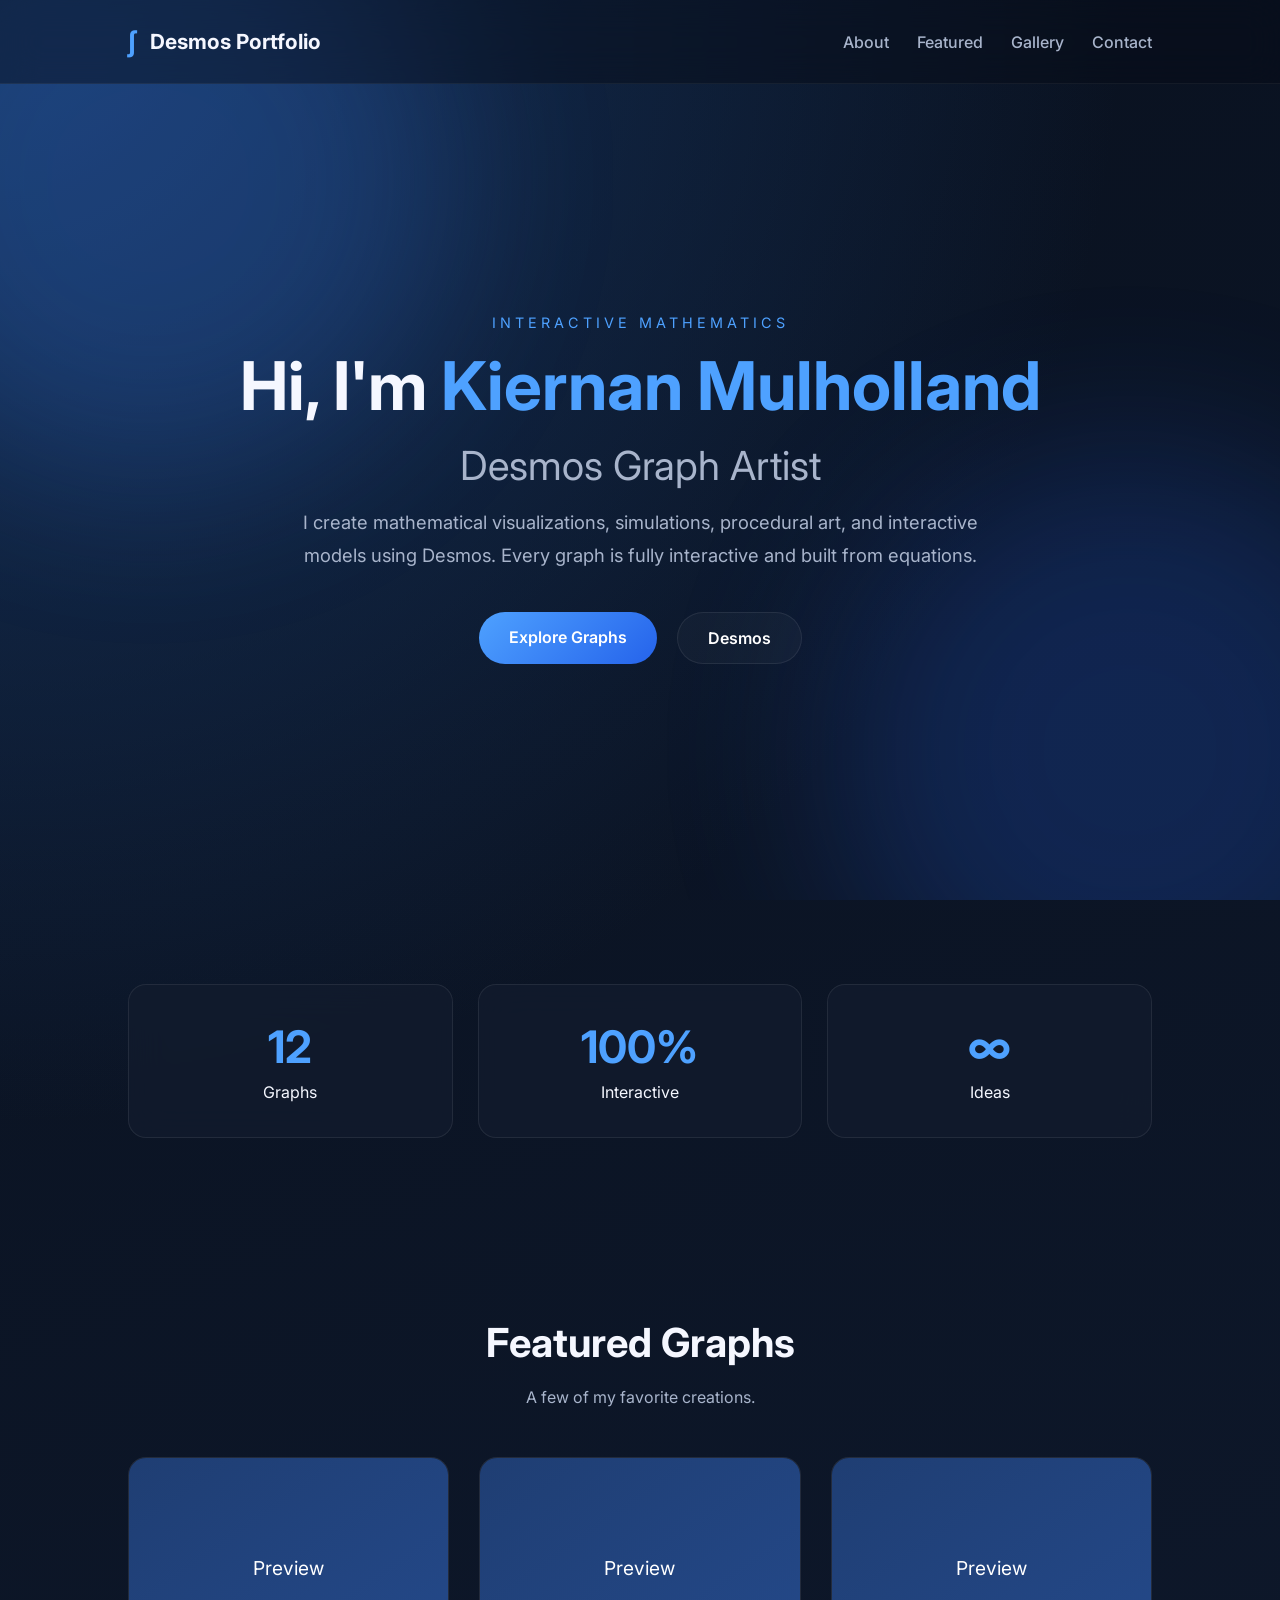
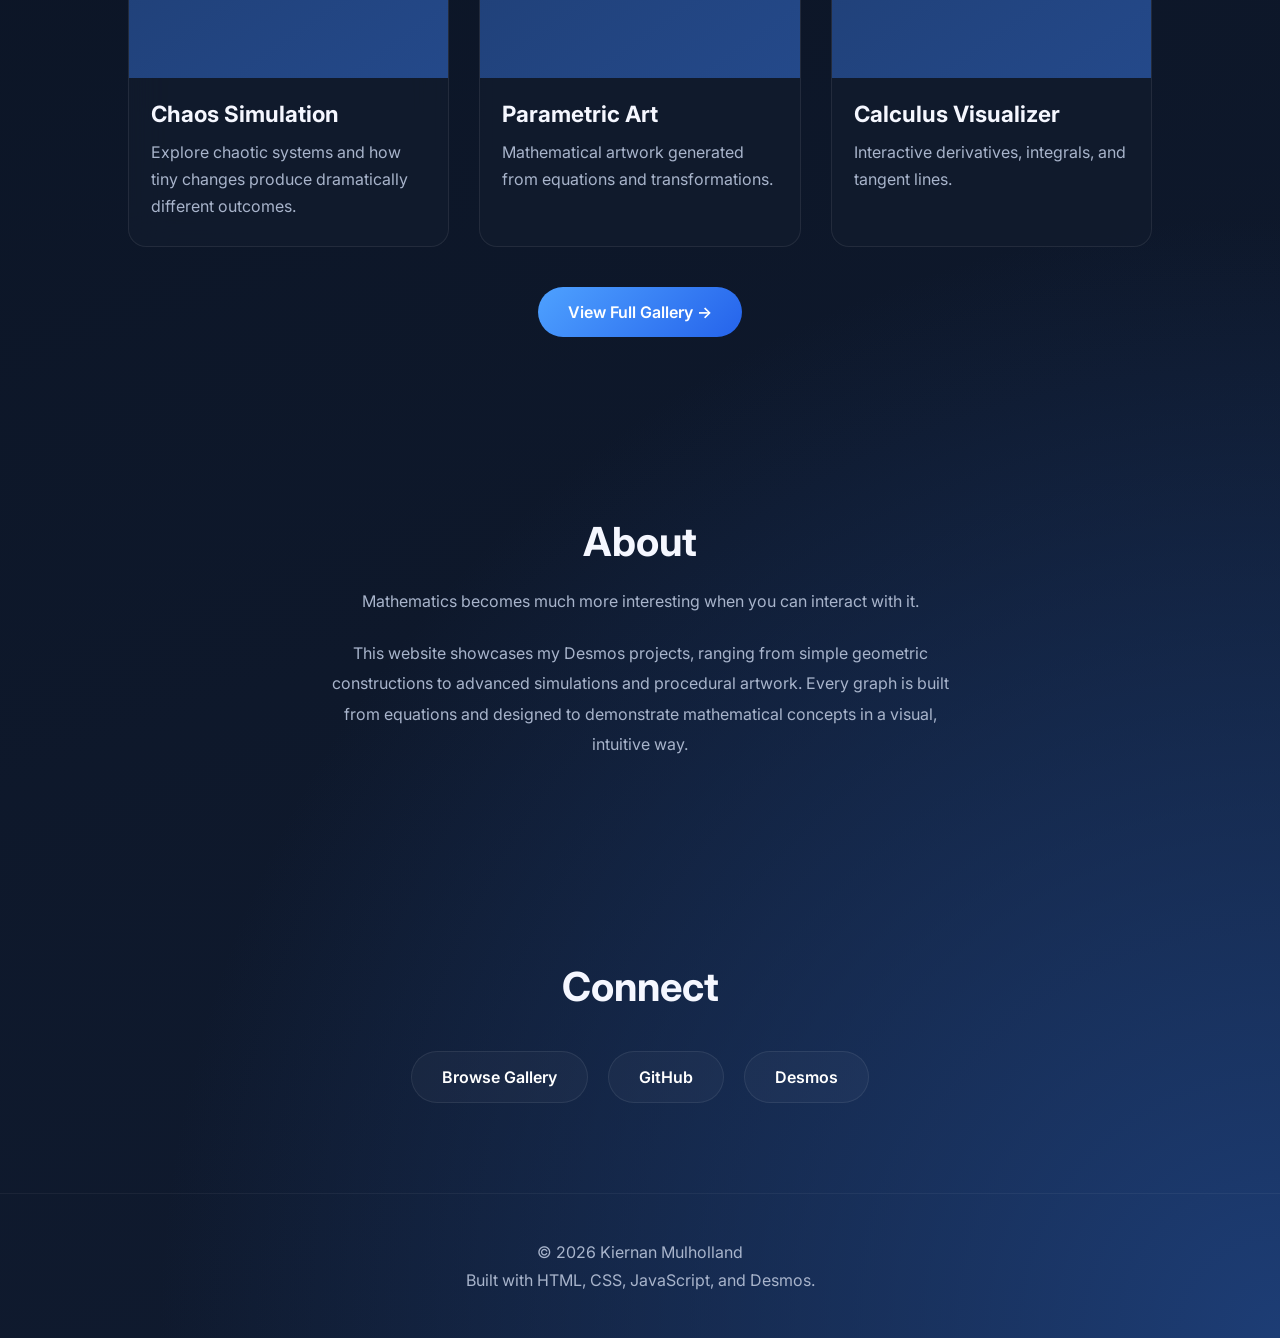
<file: index.html>
<!DOCTYPE html>
<html lang="en">
<head>
    <meta charset="UTF-8">
    <meta name="viewport" content="width=device-width, initial-scale=1.0">

    <title>JellyGhost/PhoeniXD | Desmos Portfolio</title>

    <meta name="description" content="An interactive portfolio of mathematical visualizations, simulations, and art created in Desmos.">

    <link rel="stylesheet" href="style.css">

    <link rel="preconnect" href="https://fonts.googleapis.com">
    <link rel="preconnect" href="https://fonts.gstatic.com" crossorigin>

    <link href="https://fonts.googleapis.com/css2?family=Inter:wght@300;400;500;600;700&display=swap" rel="stylesheet">
</head>

<body>

<div id="background"></div>

<header>

    <div class="logo">
        <span class="logo-icon">∫</span>
        <span>Desmos Portfolio</span>
    </div>

    <nav>
        <a href="#about">About</a>
        <a href="#featured">Featured</a>
        <a href="gallery.html">Gallery</a>
        <a href="#contact">Contact</a>
    </nav>

</header>

<section class="hero">

    <div class="hero-text">

        <p class="eyebrow">Interactive Mathematics</p>

        <h1>
            Hi, I'm
            <span class="accent">Kiernan Mulholland</span>
        </h1>

        <h2 id="typing"></h2>

        <p class="hero-description">
            I create mathematical visualizations, simulations,
            procedural art, and interactive models using Desmos.
            Every graph is fully interactive and built from
            equations.
        </p>

        <div class="hero-buttons">

            <a href="gallery.html" class="button primary">
                Explore Graphs
            </a>

            <a href="https://www.desmos.com/" target="_blank" class="button secondary">
                Desmos
            </a>

        </div>

    </div>

</section>

<section id="stats">

    <div class="stat-card">
        <h2 id="graphCount">0</h2>
        <p>Graphs</p>
    </div>

    <div class="stat-card">
        <h2>100%</h2>
        <p>Interactive</p>
    </div>

    <div class="stat-card">
        <h2>∞</h2>
        <p>Ideas</p>
    </div>

</section>

<section id="featured">

    <h2>Featured Graphs</h2>

    <p class="section-description">
        A few of my favorite creations.
    </p>

    <div class="featured-grid">

        <article class="feature-card">

            <div class="placeholder">
                Preview
            </div>

            <h3>Chaos Simulation</h3>

            <p>
                Explore chaotic systems and how
                tiny changes produce dramatically
                different outcomes.
            </p>

        </article>

        <article class="feature-card">

            <div class="placeholder">
                Preview
            </div>

            <h3>Parametric Art</h3>

            <p>
                Mathematical artwork generated from
                equations and transformations.
            </p>

        </article>

        <article class="feature-card">

            <div class="placeholder">
                Preview
            </div>

            <h3>Calculus Visualizer</h3>

            <p>
                Interactive derivatives,
                integrals, and tangent lines.
            </p>

        </article>

    </div>

    <div class="center">
        <a class="button primary" href="gallery.html">
            View Full Gallery →
        </a>
    </div>

</section>

<section id="about">

    <h2>About</h2>

    <p>
        Mathematics becomes much more interesting when
        you can interact with it.
    </p>

    <p>
        This website showcases my Desmos projects,
        ranging from simple geometric constructions
        to advanced simulations and procedural artwork.
        Every graph is built from equations and designed
        to demonstrate mathematical concepts in a visual,
        intuitive way.
    </p>

</section>

<section id="contact">

    <h2>Connect</h2>

    <div class="contact-buttons">

        <a href="gallery.html" class="button secondary">
            Browse Gallery
        </a>

        <a href="https://github.com/" target="_blank" class="button secondary">
            GitHub
        </a>

        <a href="https://www.desmos.com/" target="_blank" class="button secondary">
            Desmos
        </a>

    </div>

</section>

<footer>

    <p>
        © <span id="year"></span>
        Kiernan Mulholland
    </p>

    <p>
        Built with HTML, CSS, JavaScript, and Desmos.
    </p>

</footer>

<script src="script.js"></script>

</body>
</html>
</file>
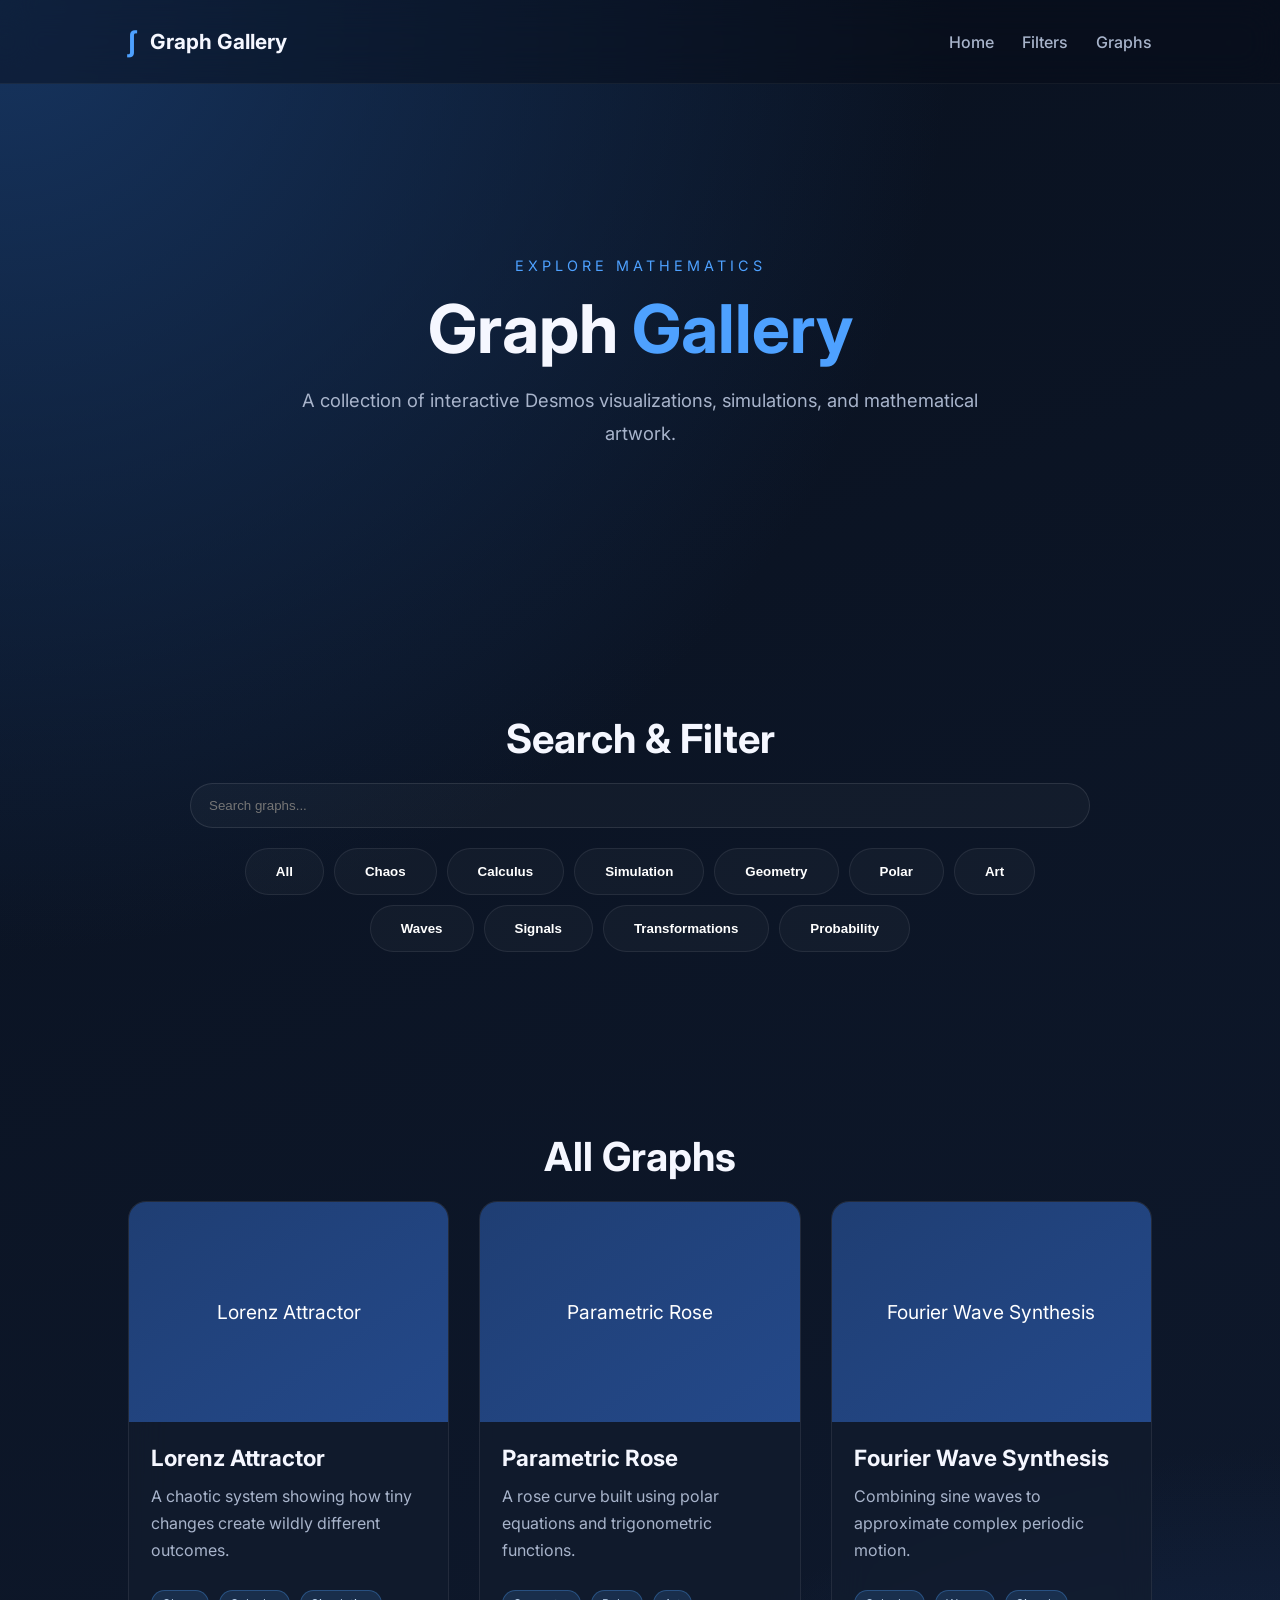
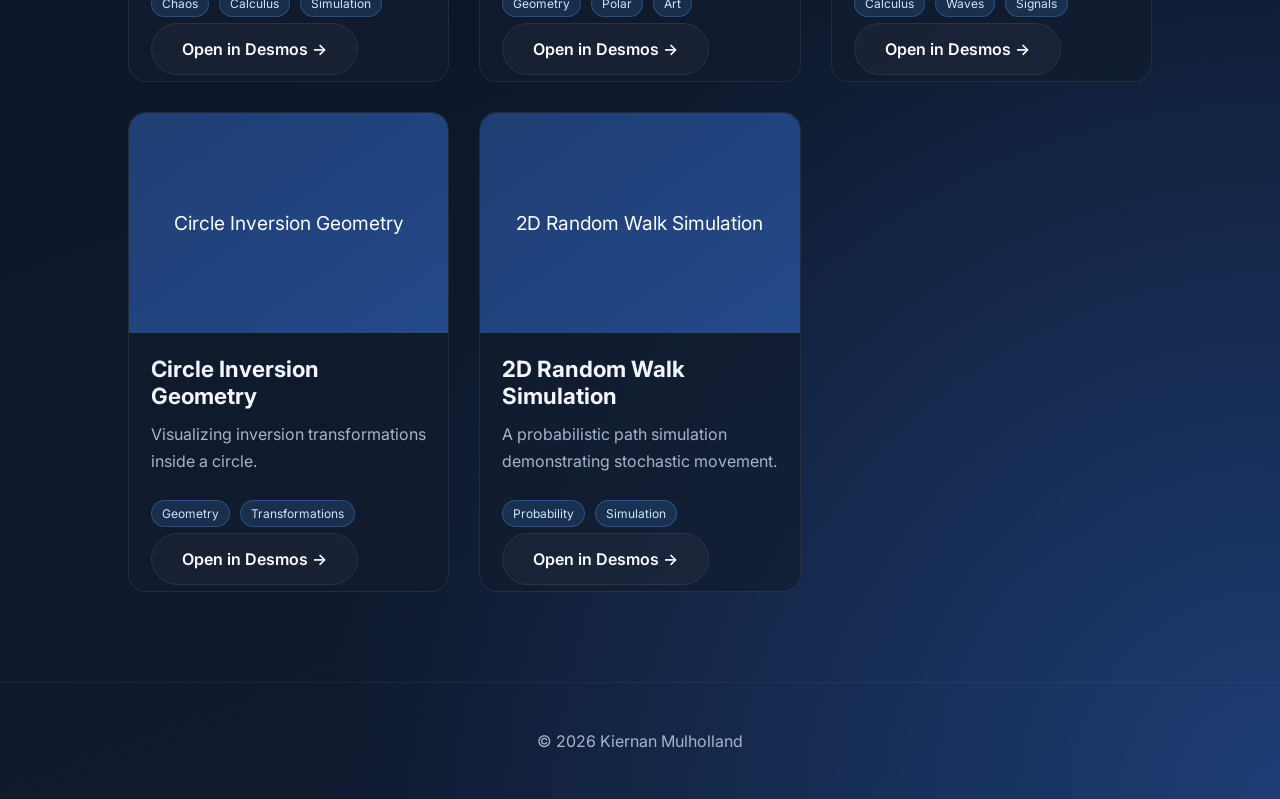
<file: gallery.html>
<!DOCTYPE html>
<html lang="en">
<head>
    <meta charset="UTF-8">
    <meta name="viewport" content="width=device-width, initial-scale=1.0">
    <title>Graph Gallery | Desmos Portfolio</title>

    <link rel="stylesheet" href="style.css">

    <link href="https://fonts.googleapis.com/css2?family=Inter:wght@300;400;500;600;700&display=swap" rel="stylesheet">
</head>

<body>

<header>

    <div class="logo">
        <span class="logo-icon">∫</span>
        <span>Graph Gallery</span>
    </div>

    <nav>
        <a href="index.html">Home</a>
        <a href="#filters">Filters</a>
        <a href="#grid">Graphs</a>
    </nav>

</header>

<section class="hero" style="min-height:60vh;">

    <div class="hero-text">

        <p class="eyebrow">Explore Mathematics</p>

        <h1>
            Graph <span class="accent">Gallery</span>
        </h1>

        <p class="hero-description">
            A collection of interactive Desmos visualizations,
            simulations, and mathematical artwork.
        </p>

    </div>

</section>

<!-- FILTERS -->
<section id="filters">

    <h2>Search & Filter</h2>

    <div style="max-width:900px;margin:auto;">

        <input id="searchInput"
               type="text"
               placeholder="Search graphs..."
               style="
                    width:100%;
                    padding:14px 18px;
                    border-radius:999px;
                    border:1px solid rgba(255,255,255,.1);
                    background:rgba(255,255,255,.03);
                    color:white;
                    outline:none;
                    margin-bottom:20px;
               " />

        <div id="tagFilters" style="display:flex;flex-wrap:wrap;gap:10px;justify-content:center;"></div>

    </div>

</section>

<!-- GRID -->
<section id="grid">

    <h2>All Graphs</h2>

    <div id="graphGrid" class="featured-grid"></div>

</section>

<footer>
    <p>© <span id="year"></span> Kiernan Mulholland</p>
</footer>

<script src="script.js"></script>

<script>
/* ===========================
   Gallery Logic
=========================== */

let allGraphs = [];
let activeTag = null;

const grid = document.getElementById("graphGrid");
const searchInput = document.getElementById("searchInput");
const tagContainer = document.getElementById("tagFilters");

function renderGraphs(graphs) {

    grid.innerHTML = "";

    graphs.forEach(graph => {

        const card = document.createElement("div");
        card.className = "feature-card";

        card.innerHTML = `
            <div class="placeholder">
                ${graph.title}
            </div>

            <h3>${graph.title}</h3>

            <p>${graph.description}</p>

            <div style="padding:0 22px 22px; display:flex; gap:10px; flex-wrap:wrap;">

                ${graph.tags.map(tag =>
                    `<span style="
                        font-size:12px;
                        padding:5px 10px;
                        border-radius:999px;
                        background:rgba(78,161,255,.15);
                        border:1px solid rgba(78,161,255,.3);
                        color:#cfe6ff;
                    ">${tag}</span>`
                ).join("")}

            </div>

            <div style="padding:0 22px 22px;">
                <a class="button secondary"
                   href="${graph.desmos}"
                   target="_blank">
                   Open in Desmos →
                </a>
            </div>
        `;

        grid.appendChild(card);
    });
}

function getAllTags(graphs) {
    const tags = new Set();
    graphs.forEach(g => g.tags.forEach(t => tags.add(t)));
    return [...tags];
}

function renderTags(tags) {

    tagContainer.innerHTML = "";

    const allBtn = document.createElement("button");
    allBtn.className = "button secondary";
    allBtn.textContent = "All";

    allBtn.onclick = () => {
        activeTag = null;
        filterGraphs();
    };

    tagContainer.appendChild(allBtn);

    tags.forEach(tag => {

        const btn = document.createElement("button");
        btn.className = "button secondary";
        btn.textContent = tag;

        btn.onclick = () => {
            activeTag = tag;
            filterGraphs();
        };

        tagContainer.appendChild(btn);
    });
}

function filterGraphs() {

    const query = searchInput.value.toLowerCase();

    let filtered = allGraphs;

    if (activeTag) {
        filtered = filtered.filter(g => g.tags.includes(activeTag));
    }

    if (query) {
        filtered = filtered.filter(g =>
            g.title.toLowerCase().includes(query) ||
            g.description.toLowerCase().includes(query) ||
            g.tags.some(t => t.toLowerCase().includes(query))
        );
    }

    renderGraphs(filtered);
}

/* ---------------------------
   Load JSON + Init
--------------------------- */

async function init() {

    allGraphs = await loadGraphs();

    renderGraphs(allGraphs);

    renderTags(getAllTags(allGraphs));

}

searchInput.addEventListener("input", filterGraphs);

init();

document.getElementById("year").textContent = new Date().getFullYear();

</script>

</body>
</html>
</file>
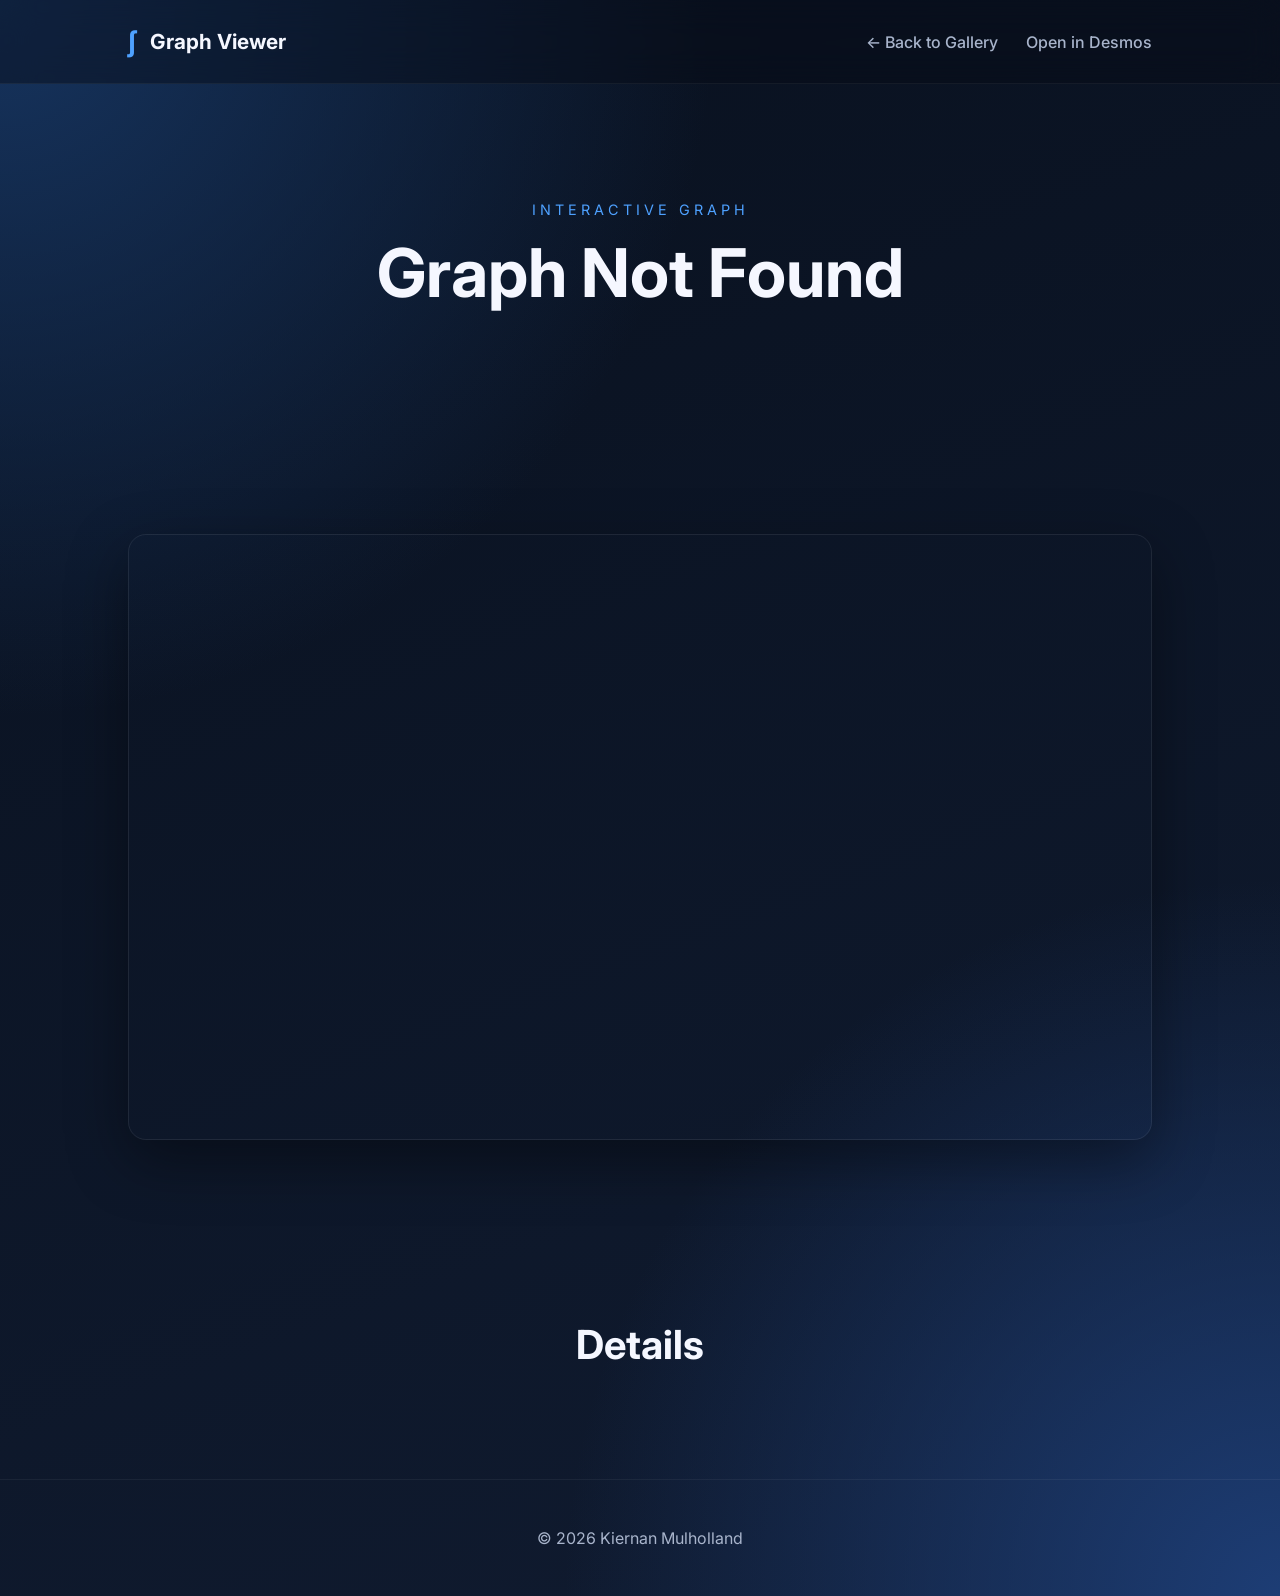
<file: graph.html>
<!DOCTYPE html>
<html lang="en">
<head>
    <meta charset="UTF-8">
    <meta name="viewport" content="width=device-width, initial-scale=1.0">

    <title>Graph Viewer | Desmos Portfolio</title>

    <link rel="stylesheet" href="style.css">

    <link href="https://fonts.googleapis.com/css2?family=Inter:wght@300;400;500;600;700&display=swap" rel="stylesheet">
</head>

<body>

<header>

    <div class="logo">
        <span class="logo-icon">∫</span>
        <span>Graph Viewer</span>
    </div>

    <nav>
        <a href="gallery.html">← Back to Gallery</a>
        <a id="openDesmos" target="_blank">Open in Desmos</a>
    </nav>

</header>

<section class="hero" style="min-height:40vh;">

    <div class="hero-text">

        <p class="eyebrow">Interactive Graph</p>

        <h1 id="title">Loading...</h1>

        <p class="hero-description" id="description"></p>

    </div>

</section>

<section>

    <div id="graphContainer"
         style="
            max-width:1100px;
            margin:auto;
            border-radius:18px;
            overflow:hidden;
            border:1px solid rgba(255,255,255,.08);
            box-shadow:0 20px 60px rgba(0,0,0,.4);
         ">

        <iframe
            id="desmosFrame"
            style="width:100%;height:600px;border:none;"
            src="">
        </iframe>

    </div>

</section>

<section>

    <div style="max-width:900px;margin:auto;text-align:center;">

        <h2>Details</h2>

        <div id="tags" style="display:flex;gap:10px;justify-content:center;flex-wrap:wrap;margin-top:20px;"></div>

    </div>

</section>

<footer>
    <p>© <span id="year"></span> Kiernan Mulholland</p>
</footer>

<script src="script.js"></script>

<script>
/* ============================
   Graph Page Logic
============================ */

function getQueryParam(name) {
    const urlParams = new URLSearchParams(window.location.search);
    return urlParams.get(name);
}

async function loadGraph() {

    const id = getQueryParam("id");

    const graphs = await loadGraphs();

    const graph = graphs.find(g => g.id === id);

    if (!graph) {
        document.getElementById("title").textContent = "Graph Not Found";
        return;
    }

    document.getElementById("title").textContent = graph.title;
    document.getElementById("description").textContent = graph.description;

    document.getElementById("openDesmos").href = graph.desmos;

    /* Desmos embed */
    const iframe = document.getElementById("desmosFrame");

    iframe.src = graph.desmos;

    /* tags */
    const tagContainer = document.getElementById("tags");

    graph.tags.forEach(tag => {

        const el = document.createElement("span");

        el.textContent = tag;

        el.style.cssText = `
            padding:6px 12px;
            border-radius:999px;
            background:rgba(78,161,255,.15);
            border:1px solid rgba(78,161,255,.3);
            color:#cfe6ff;
            font-size:13px;
        `;

        tagContainer.appendChild(el);
    });
}

loadGraph();

document.getElementById("year").textContent = new Date().getFullYear();

</script>

</body>
</html>
</file>
<file: style.css>
/* ======================================================
   Desmos Portfolio
   style.css
====================================================== */

:root {
    --bg: #09111f;
    --bg2: #101b30;
    --surface: rgba(18, 28, 46, 0.72);
    --border: rgba(255,255,255,.08);

    --accent: #4ea1ff;
    --accent2: #74c7ff;

    --text: #f5f7ff;
    --text2: #a8b4cb;

    --shadow: 0 12px 40px rgba(0,0,0,.35);

    --radius: 18px;
    --transition: .3s ease;
}

*{
    margin:0;
    padding:0;
    box-sizing:border-box;
}

html{
    scroll-behavior:smooth;
}

body{

    font-family:"Inter",sans-serif;

    color:var(--text);

    background:
        radial-gradient(circle at top left,#16345f 0%,transparent 35%),
        radial-gradient(circle at bottom right,#1d3d75 0%,transparent 35%),
        linear-gradient(160deg,var(--bg),var(--bg2));

    min-height:100vh;

    overflow-x:hidden;
}

/* ----------------------------- */
/* Animated background           */
/* ----------------------------- */

#background{

    position:fixed;

    inset:0;

    pointer-events:none;

    z-index:-2;

    overflow:hidden;

}

#background::before,
#background::after{

    content:"";

    position:absolute;

    width:600px;
    height:600px;

    border-radius:50%;

    filter:blur(90px);

    opacity:.22;

    animation:float 18s infinite ease-in-out;

}

#background::before{

    background:#3b82f6;

    left:-150px;
    top:-120px;

}

#background::after{

    background:#2563eb;

    right:-150px;
    bottom:-150px;

    animation-delay:7s;

}

@keyframes float{

    0%{
        transform:translateY(0px) scale(1);
    }

    50%{
        transform:translateY(-60px) scale(1.15);
    }

    100%{
        transform:translateY(0px) scale(1);
    }

}

/* ----------------------------- */
/* Header                        */
/* ----------------------------- */

header{

    width:100%;

    display:flex;

    justify-content:space-between;

    align-items:center;

    padding:25px 10%;

    position:sticky;

    top:0;

    backdrop-filter:blur(18px);

    background:rgba(8,13,24,.45);

    border-bottom:1px solid rgba(255,255,255,.05);

    z-index:1000;

}

.logo{

    display:flex;

    align-items:center;

    gap:12px;

    font-size:1.3rem;

    font-weight:700;

}

.logo-icon{

    color:var(--accent);

    font-size:1.7rem;

}

nav{

    display:flex;

    gap:28px;

}

nav a{

    color:var(--text2);

    text-decoration:none;

    transition:var(--transition);

    font-weight:500;

}

nav a:hover{

    color:white;

}

/* ----------------------------- */
/* Hero                          */
/* ----------------------------- */

.hero{

    min-height:90vh;

    display:flex;

    align-items:center;

    justify-content:center;

    text-align:center;

    padding:40px 10%;

}

.hero-text{

    max-width:850px;

}

.eyebrow{

    color:var(--accent);

    text-transform:uppercase;

    letter-spacing:4px;

    font-size:.9rem;

    margin-bottom:18px;

}

.hero h1{

    font-size:4.2rem;

    line-height:1.1;

    margin-bottom:18px;

}

.accent{

    color:var(--accent);

}

.hero h2{

    color:var(--text2);

    font-weight:400;

    height:40px;

    margin-bottom:25px;

}

.hero-description{

    font-size:1.15rem;

    color:var(--text2);

    line-height:1.8;

    max-width:700px;

    margin:auto;

}

/* ----------------------------- */
/* Buttons                       */
/* ----------------------------- */

.hero-buttons,
.contact-buttons,
.center{

    margin-top:40px;

    display:flex;

    justify-content:center;

    gap:20px;

    flex-wrap:wrap;

}

.button{

    text-decoration:none;

    padding:15px 30px;

    border-radius:999px;

    font-weight:600;

    transition:var(--transition);

}

.primary{

    background:linear-gradient(135deg,var(--accent),#2563eb);

    color:white;

}

.primary:hover{

    transform:translateY(-4px);

    box-shadow:0 15px 35px rgba(59,130,246,.45);

}

.secondary{

    border:1px solid var(--border);

    color:white;

    background:rgba(255,255,255,.03);

}

.secondary:hover{

    background:rgba(255,255,255,.08);

    transform:translateY(-4px);

}

/* ----------------------------- */
/* Sections                      */
/* ----------------------------- */

section{

    padding:90px 10%;

}

section h2{

    text-align:center;

    font-size:2.5rem;

    margin-bottom:20px;

}

.section-description{

    text-align:center;

    color:var(--text2);

    margin-bottom:50px;

}

/* ----------------------------- */
/* Stats                         */
/* ----------------------------- */

#stats{

    display:grid;

    grid-template-columns:repeat(auto-fit,minmax(220px,1fr));

    gap:25px;

}

.stat-card{

    background:var(--surface);

    border:1px solid var(--border);

    backdrop-filter:blur(18px);

    border-radius:var(--radius);

    padding:35px;

    text-align:center;

    transition:var(--transition);

}

.stat-card:hover{

    transform:translateY(-8px);

    box-shadow:var(--shadow);

}

.stat-card h2{

    color:var(--accent);

    font-size:2.8rem;

    margin-bottom:8px;

}

/* ----------------------------- */
/* Featured Cards                */
/* ----------------------------- */

.featured-grid{

    display:grid;

    grid-template-columns:repeat(auto-fit,minmax(280px,1fr));

    gap:30px;

}

.feature-card{

    background:var(--surface);

    border:1px solid var(--border);

    backdrop-filter:blur(18px);

    border-radius:var(--radius);

    overflow:hidden;

    transition:var(--transition);

}

.feature-card:hover{

    transform:translateY(-10px);

    box-shadow:var(--shadow);

}

.placeholder{

    height:220px;

    display:flex;

    align-items:center;

    justify-content:center;

    font-size:1.2rem;

    background:linear-gradient(145deg,#1f3e73,#24498a);

    color:white;

}

.feature-card h3{

    padding:22px 22px 12px;

    font-size:1.4rem;

}

.feature-card p{

    padding:0 22px 25px;

    color:var(--text2);

    line-height:1.7;

}

/* ----------------------------- */
/* About                         */
/* ----------------------------- */

#about{

    max-width:900px;

    margin:auto;

}

#about p{

    color:var(--text2);

    line-height:1.9;

    margin-bottom:22px;

    text-align:center;

}

/* ----------------------------- */
/* Footer                        */
/* ----------------------------- */

footer{

    border-top:1px solid rgba(255,255,255,.05);

    padding:40px;

    text-align:center;

    color:var(--text2);

}

footer p{

    margin:8px;

}

/* ----------------------------- */
/* Scroll Animations             */
/* ----------------------------- */

.fade{

    opacity:0;

    transform:translateY(35px);

    transition:1s;

}

.fade.show{

    opacity:1;

    transform:none;

}

/* ----------------------------- */
/* Scrollbar                     */
/* ----------------------------- */

::-webkit-scrollbar{

    width:10px;

}

::-webkit-scrollbar-track{

    background:#09111f;

}

::-webkit-scrollbar-thumb{

    background:#2756a5;

    border-radius:100px;

}

::-webkit-scrollbar-thumb:hover{

    background:#4ea1ff;

}

/* ----------------------------- */
/* Responsive                    */
/* ----------------------------- */

@media(max-width:900px){

    header{

        flex-direction:column;

        gap:18px;

        padding:20px;

    }

    nav{

        flex-wrap:wrap;

        justify-content:center;

    }

    .hero h1{

        font-size:3rem;

    }

}

@media(max-width:600px){

    .hero{

        min-height:80vh;

    }

    .hero h1{

        font-size:2.3rem;

    }

    .hero-description{

        font-size:1rem;

    }

    section{

        padding:70px 7%;

    }

    .button{

        width:100%;

        text-align:center;

    }

}
</file>
